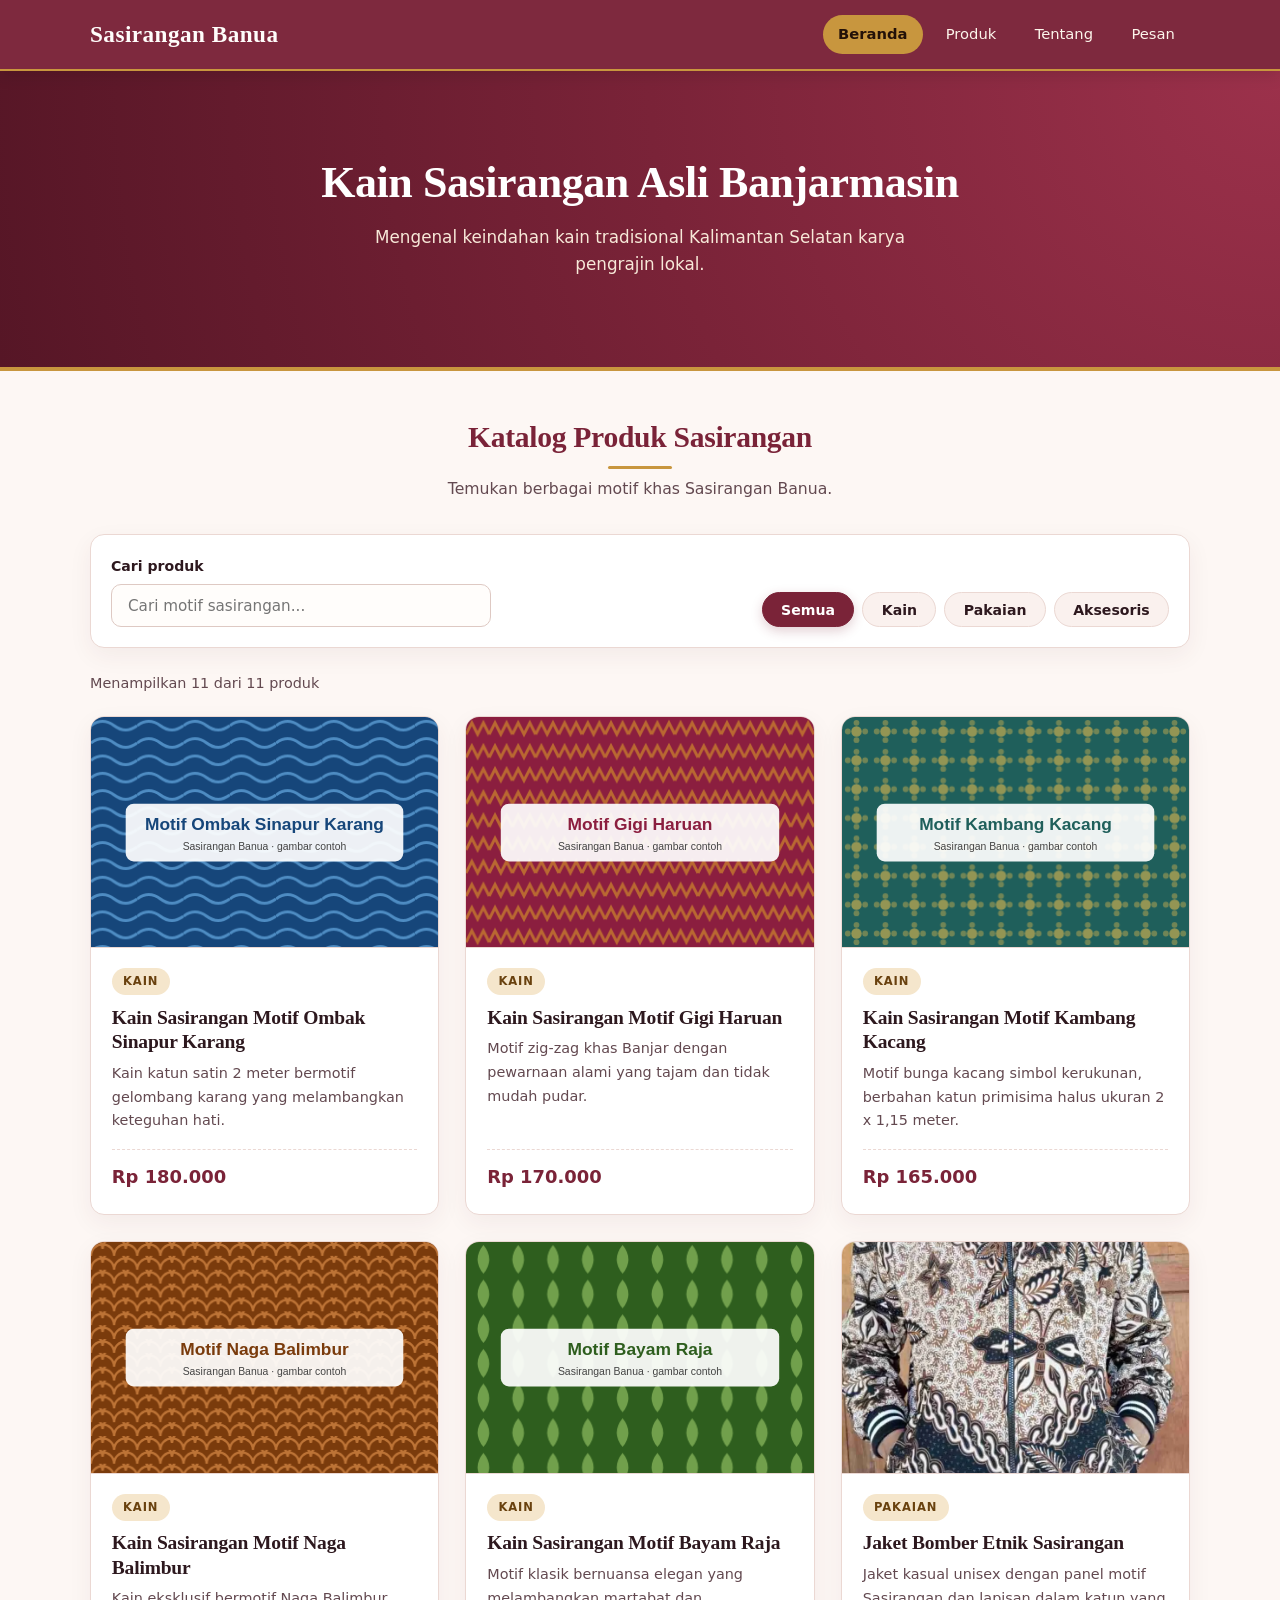
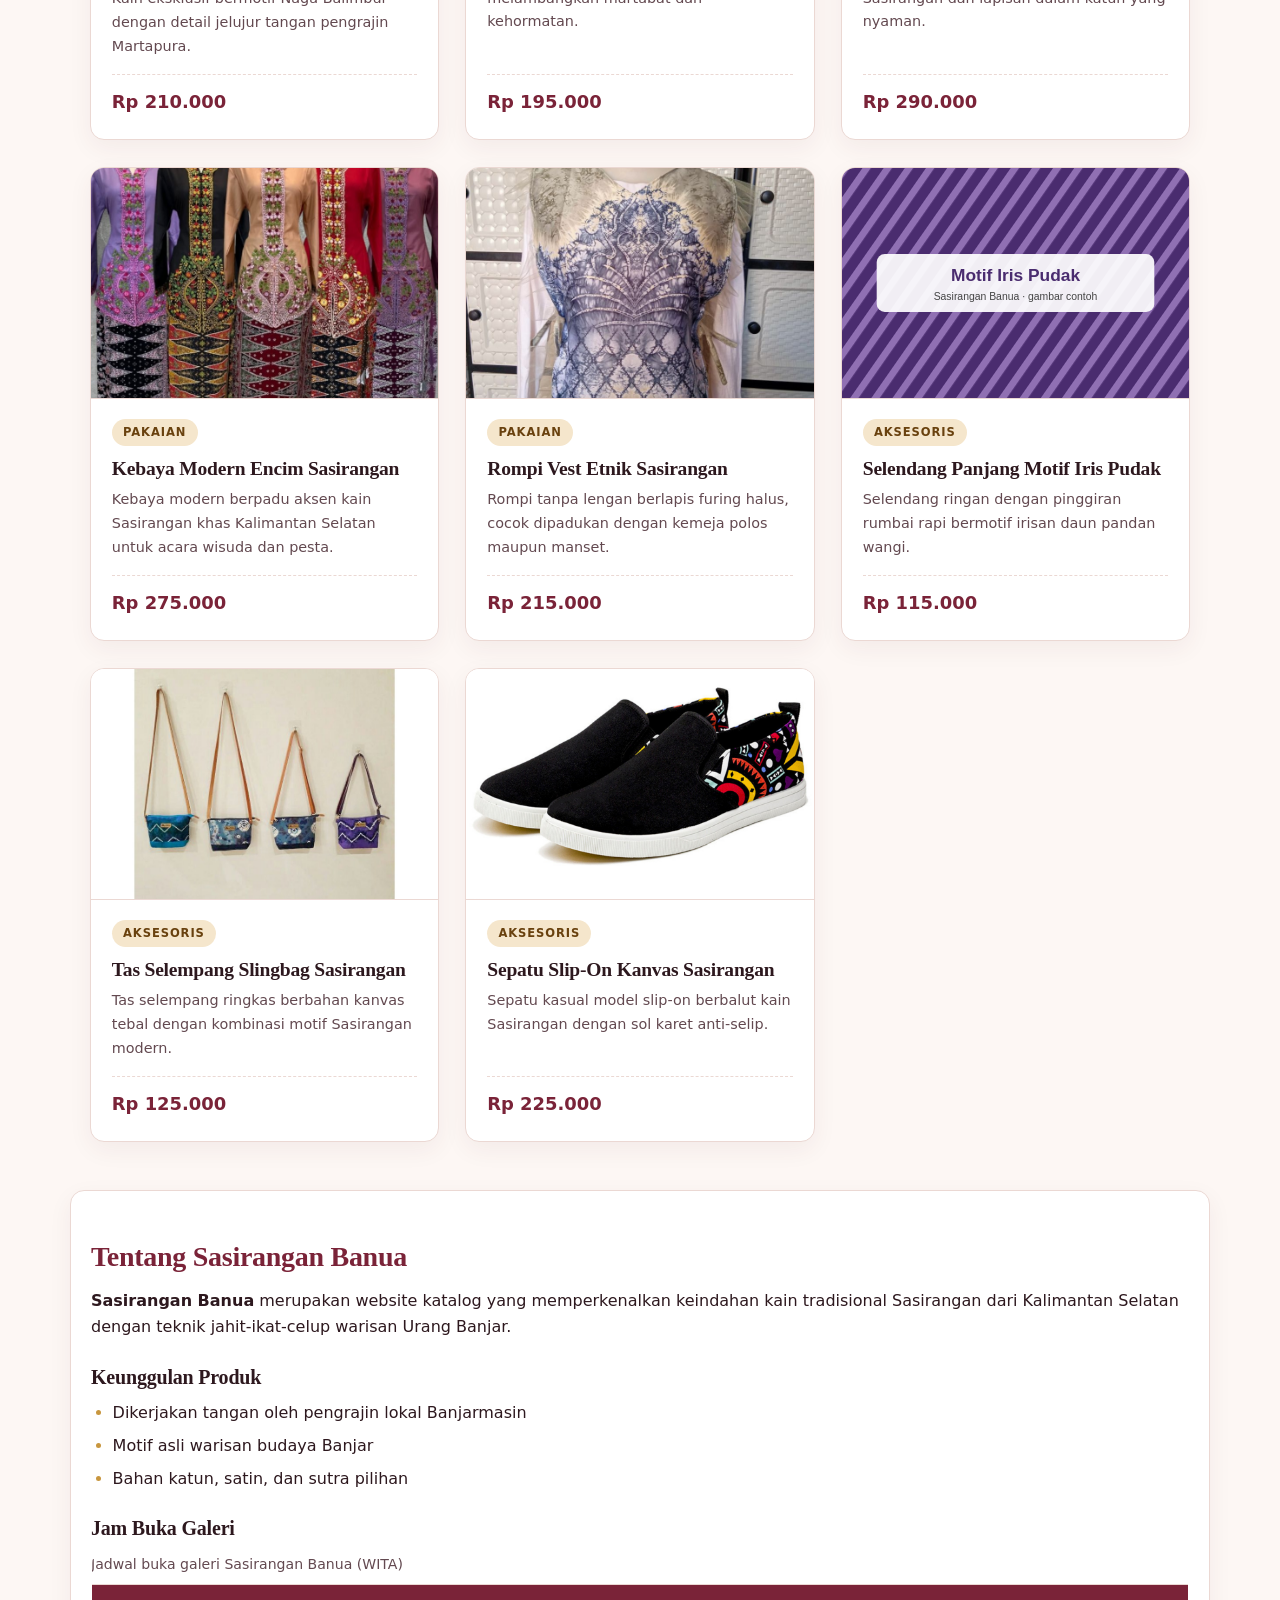
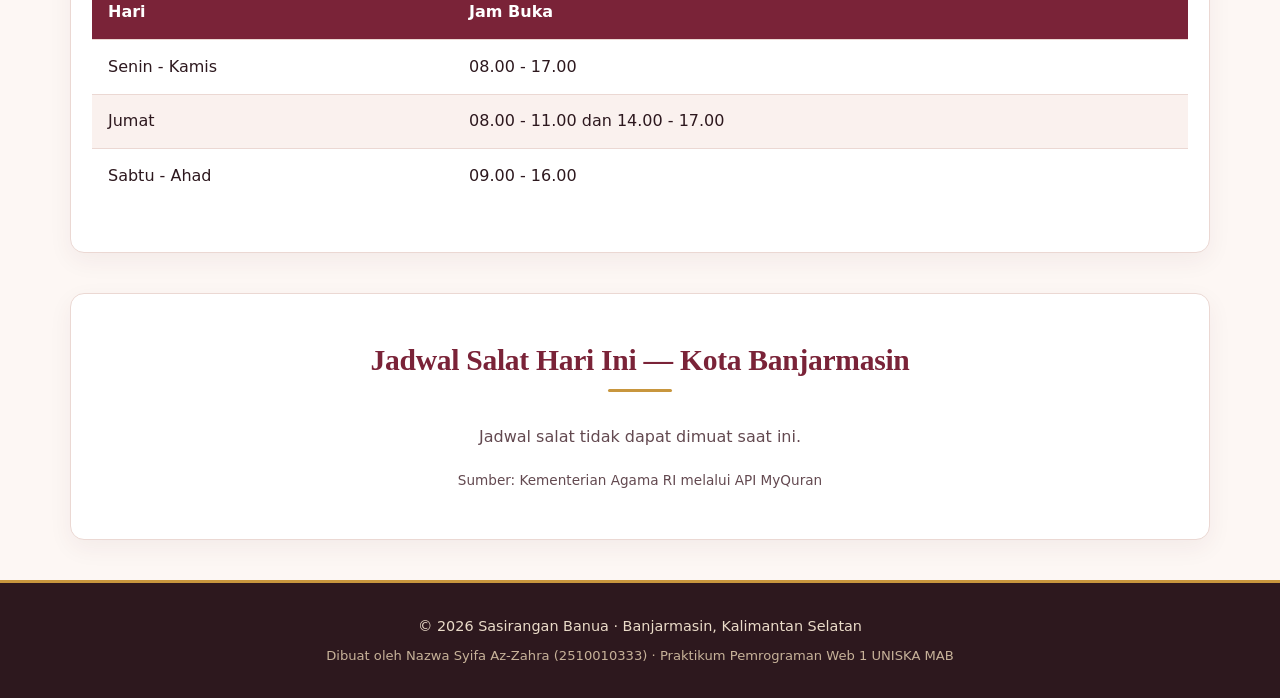
<file: index.html>
<!DOCTYPE html>
<html lang="id">
<head>
    <meta charset="UTF-8">
    <meta name="viewport" content="width=device-width, initial-scale=1.0">
    <meta name="description" content="Katalog kain, pakaian, dan aksesoris Sasirangan khas Banjarmasin karya pengrajin lokal.">
    <title>Sasirangan Banua &mdash; Kain Khas Banjar</title>
    <link rel="icon" href="img/favicon.ico">
    <link rel="stylesheet" href="css/style.css">
    <script src="js/katalog.js" defer></script>
    <script src="js/jadwal-salat.js" defer></script>
</head>
<body>
    <header class="header-situs">
        <div class="navbar">
            <p class="logo"><a href="index.html">Sasirangan Banua</a></p>
            <nav aria-label="Navigasi utama">
                <a href="index.html" aria-current="page">Beranda</a>
                <a href="#produk">Produk</a>
                <a href="#tentang">Tentang</a>
                <a href="kontak.html">Pesan</a>
            </nav>
        </div>
    </header>

    <main>
        <section class="hero" id="beranda">
            <h1>Kain Sasirangan Asli Banjarmasin</h1>
            <p>Mengenal keindahan kain tradisional Kalimantan Selatan karya pengrajin lokal.</p>
        </section>

        <section id="produk">
            <div class="section-heading">
                <h2>Katalog Produk Sasirangan</h2>
                <p>Temukan berbagai motif khas Sasirangan Banua.</p>
            </div>

            <div class="kontrol-katalog">
                <div class="kolom">
                    <label for="cari">Cari produk</label>
                    <input type="search" id="cari" placeholder="Cari motif sasirangan...">
                </div>

                <div class="filter" role="group" aria-label="Filter kategori">
                    <button type="button" class="tombol-filter aktif" data-kategori="semua" aria-pressed="true">Semua</button>
                    <button type="button" class="tombol-filter" data-kategori="kain" aria-pressed="false">Kain</button>
                    <button type="button" class="tombol-filter" data-kategori="pakaian" aria-pressed="false">Pakaian</button>
                    <button type="button" class="tombol-filter" data-kategori="aksesoris" aria-pressed="false">Aksesoris</button>
                </div>
            </div>

            <p id="info-jumlah" class="info-jumlah" aria-live="polite"></p>

            <div id="daftar-katalog" class="products"></div>
            <noscript><p>Aktifkan JavaScript untuk melihat katalog produk.</p></noscript>
        </section>

        <section class="about" id="tentang">
            <h2>Tentang Sasirangan Banua</h2>
            <p>
                <strong>Sasirangan Banua</strong> merupakan website katalog yang memperkenalkan keindahan kain tradisional Sasirangan dari Kalimantan Selatan dengan teknik jahit-ikat-celup warisan Urang Banjar.
            </p>

            <h3>Keunggulan Produk</h3>
            <ul>
                <li>Dikerjakan tangan oleh pengrajin lokal Banjarmasin</li>
                <li>Motif asli warisan budaya Banjar</li>
                <li>Bahan katun, satin, dan sutra pilihan</li>
            </ul>

            <h3>Jam Buka Galeri</h3>
            <table>
                <caption>Jadwal buka galeri Sasirangan Banua (WITA)</caption>
                <thead>
                    <tr>
                        <th scope="col">Hari</th>
                        <th scope="col">Jam Buka</th>
                    </tr>
                </thead>
                <tbody>
                    <tr>
                        <td>Senin - Kamis</td>
                        <td>08.00 - 17.00</td>
                    </tr>
                    <tr>
                        <td>Jumat</td>
                        <td>08.00 - 11.00 dan 14.00 - 17.00</td>
                    </tr>
                    <tr>
                        <td>Sabtu - Ahad</td>
                        <td>09.00 - 16.00</td>
                    </tr>
                </tbody>
            </table>
        </section>

        <section class="jadwal-salat" aria-labelledby="judul-salat">
            <div class="section-heading">
                <h2 id="judul-salat">Jadwal Salat Hari Ini &mdash; Kota Banjarmasin</h2>
                <p id="tanggal-salat" class="tanggal-salat"></p>
            </div>
            <div id="daftar-salat" class="grid-salat" aria-live="polite">
                <p class="pesan-salat">Memuat jadwal salat...</p>
            </div>
            <p class="sumber-data">Sumber: Kementerian Agama RI melalui API MyQuran</p>
        </section>
    </main>

    <footer>
        <p>&copy; 2026 Sasirangan Banua &middot; Banjarmasin, Kalimantan Selatan</p>
        <p>Dibuat oleh Nazwa Syifa Az-Zahra (2510010333) &middot; Praktikum Pemrograman Web 1 UNISKA MAB</p>
    </footer>
</body>
</html>
</file>
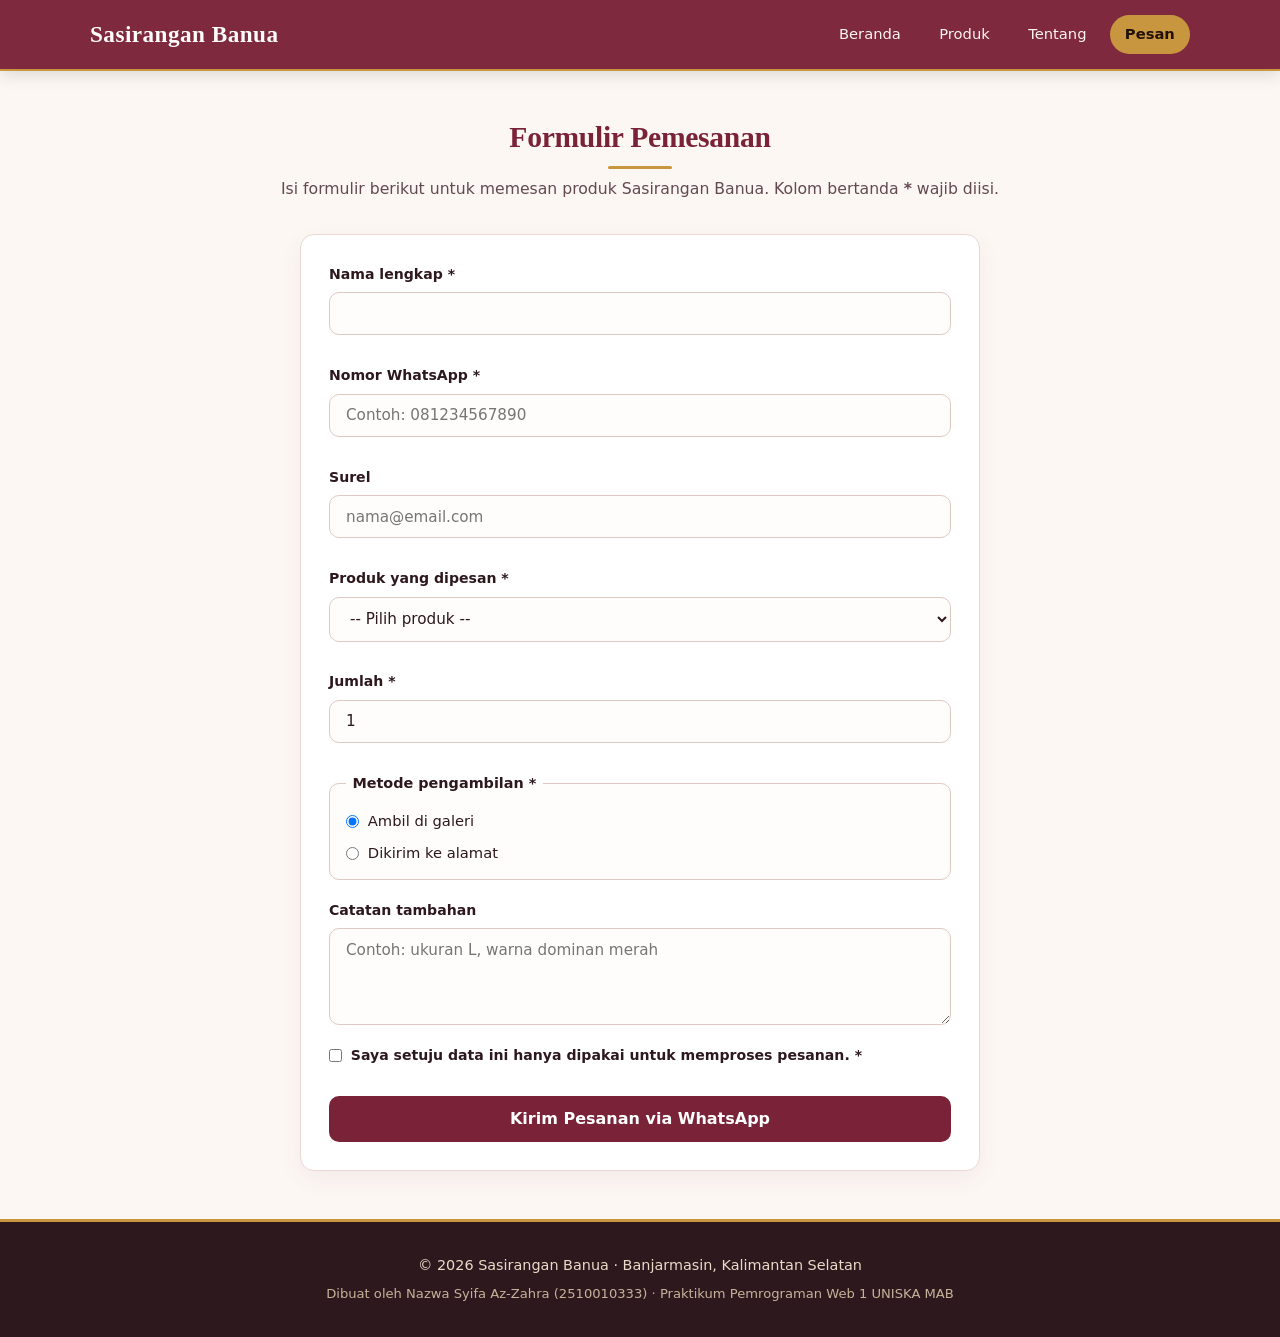
<file: kontak.html>
<!DOCTYPE html>
<html lang="id">
<head>
    <meta charset="UTF-8">
    <meta name="viewport" content="width=device-width, initial-scale=1.0">
    <meta name="description" content="Formulir pemesanan kain, pakaian, dan aksesoris Sasirangan Banua melalui WhatsApp.">
    <title>Pesan Produk &mdash; Sasirangan Banua</title>
    <link rel="stylesheet" href="css/style.css">
    <script src="js/form.js" defer></script>
</head>
<body>

    <header class="header-situs">
        <div class="navbar">
            <p class="logo"><a href="index.html">Sasirangan Banua</a></p>
            <nav aria-label="Navigasi utama">
                <a href="index.html">Beranda</a>
                <a href="index.html#produk">Produk</a>
                <a href="index.html#tentang">Tentang</a>
                <a href="kontak.html" aria-current="page">Pesan</a>
            </nav>
        </div>
    </header>

    <main>
        <section class="bagian" id="pesan">
            <div class="section-heading">
                <h1>Formulir Pemesanan</h1>
                <p>Isi formulir berikut untuk memesan produk Sasirangan Banua. Kolom bertanda <strong>*</strong> wajib diisi.</p>
            </div>

            <form id="form-pesan" class="form-pesan" action="#" method="get" novalidate>
                <div class="kolom">
                    <label for="nama">Nama lengkap *</label>
                    <input type="text" id="nama" name="nama" required minlength="3" autocomplete="name" aria-describedby="galat-nama">
                    <p id="galat-nama" class="pesan-galat" role="alert"></p>
                </div>

                <div class="kolom">
                    <label for="wa">Nomor WhatsApp *</label>
                    <input type="tel" id="wa" name="wa" required pattern="08[0-9]{8,11}" placeholder="Contoh: 081234567890" autocomplete="tel" aria-describedby="galat-wa">
                    <p id="galat-wa" class="pesan-galat" role="alert"></p>
                </div>

                <div class="kolom">
                    <label for="email">Surel</label>
                    <input type="email" id="email" name="email" placeholder="nama@email.com" autocomplete="email" aria-describedby="galat-email">
                    <p id="galat-email" class="pesan-galat" role="alert"></p>
                </div>

                <div class="kolom">
                    <label for="produk">Produk yang dipesan *</label>
                    <select id="produk" name="produk" required aria-describedby="galat-produk">
                        <option value="">-- Pilih produk --</option>
                        <option value="Kain Motif Gigi Haruan">Kain Motif Gigi Haruan</option>
                        <option value="Kain Motif Kambang Kacang">Kain Motif Kambang Kacang</option>
                        <option value="Selendang Iris Pudak">Selendang Iris Pudak</option>
                        <option value="Kain Motif Naga Balimbur">Kain Motif Naga Balimbur</option>
                        <option value="Gamis Ombak Sinapur Karang">Gamis Ombak Sinapur Karang</option>
                        <option value="Kemeja Bayam Raja">Kemeja Bayam Raja</option>
                        <option value="Tas Tote Kulit Kayu Sasirangan">Tas Tote Kulit Kayu Sasirangan</option>
                        <option value="Kain Motif Bintang Bahambur">Kain Motif Bintang Bahambur</option>
                    </select>
                    <p id="galat-produk" class="pesan-galat" role="alert"></p>
                </div>

                <div class="kolom">
                    <label for="jumlah">Jumlah *</label>
                    <input type="number" id="jumlah" name="jumlah" min="1" max="50" value="1" required aria-describedby="galat-jumlah">
                    <p id="galat-jumlah" class="pesan-galat" role="alert"></p>
                </div>

                <fieldset>
                    <legend>Metode pengambilan *</legend>
                    <label><input type="radio" name="pengambilan" value="Ambil di galeri" checked> Ambil di galeri</label>
                    <label><input type="radio" name="pengambilan" value="Dikirim ke alamat"> Dikirim ke alamat</label>
                </fieldset>

                <div class="kolom">
                    <label for="catatan">Catatan tambahan</label>
                    <textarea id="catatan" name="catatan" rows="4" maxlength="300" placeholder="Contoh: ukuran L, warna dominan merah"></textarea>
                </div>

                <div class="kolom">
                    <label class="cek">
                        <input type="checkbox" id="setuju" name="setuju" required aria-describedby="galat-setuju">
                        Saya setuju data ini hanya dipakai untuk memproses pesanan. *
                    </label>
                    <p id="galat-setuju" class="pesan-galat" role="alert"></p>
                </div>

                <button type="submit" class="tombol">Kirim Pesanan via WhatsApp</button>
            </form>

            <div id="hasil-pesan" class="hasil-pesan" hidden></div>
        </section>
    </main>

    <footer>
        <p>&copy; 2026 Sasirangan Banua &middot; Banjarmasin, Kalimantan Selatan</p>
       <p>Dibuat oleh Nazwa Syifa Az-Zahra (2510010333) &middot; Praktikum Pemrograman Web 1 UNISKA MAB</p>
    </footer>

</body>
</html>
</file>
<file: css/style.css>
:root {
    --warna-utama: #7A2338;
    --warna-utama-gelap: #561626;
    --warna-aksen: #C8963E;
    --warna-aksen-muda: #F5E6CC;
    --warna-latar: #FDF7F4;
    --warna-kartu: #FFFFFF;
    --warna-teks: #2D181E;
    --warna-teks-sekunder: #634950;
    --warna-batas: #EBD8D3;
    --font-judul: 'Playfair Display', Georgia, serif;
    --font-isi: 'Plus Jakarta Sans', system-ui, -apple-system, sans-serif;
    --radius-kartu: 14px;
    --bayangan-halus: 0 8px 24px rgba(92, 32, 47, 0.06);
    --bayangan-hover: 0 14px 32px rgba(122, 35, 56, 0.14);
}

*,
*::before,
*::after {
    box-sizing: border-box;
    margin: 0;
    padding: 0;
}

html {
    scroll-behavior: smooth;
}

body {
    font-family: var(--font-isi);
    background-color: var(--warna-latar);
    color: var(--warna-teks);
    line-height: 1.65;
    -webkit-font-smoothing: antialiased;
}

img {
    max-width: 100%;
    height: auto;
    display: block;
}

h1, h2, h3, .logo {
    font-family: var(--font-judul);
    letter-spacing: -0.01em;
    line-height: 1.25;
}

:focus-visible {
    outline: 3px solid var(--warna-aksen);
    outline-offset: 3px;
}

.header-situs {
    background-color: rgba(122, 35, 56, 0.97);
    backdrop-filter: blur(8px);
    color: #FFFFFF;
    position: sticky;
    top: 0;
    z-index: 100;
    border-bottom: 2px solid var(--warna-aksen);
    box-shadow: 0 4px 16px rgba(0, 0, 0, 0.12);
}

.navbar {
    max-width: 1140px;
    margin: 0 auto;
    padding: 0.95rem 1.25rem;
    display: flex;
    flex-direction: column;
    align-items: center;
    gap: 0.75rem;
}

.logo a {
    color: #FFFDFB;
    text-decoration: none;
    font-size: 1.45rem;
    font-weight: 700;
    letter-spacing: 0.02em;
}

.navbar nav {
    display: flex;
    flex-wrap: wrap;
    justify-content: center;
    gap: 0.5rem;
}

.navbar nav a {
    color: #FDF6EC;
    text-decoration: none;
    font-size: 0.92rem;
    font-weight: 500;
    padding: 0.45rem 0.95rem;
    border-radius: 999px;
    transition: background-color 0.25s ease, color 0.25s ease;
}

.navbar nav a:hover {
    background-color: rgba(255, 255, 255, 0.14);
}

.navbar nav a[aria-current="page"] {
    background-color: var(--warna-aksen);
    color: #231108;
    font-weight: 700;
}

.hero {
    background-color: #7A2338;
    background-image: radial-gradient(circle at top right, #9C314B 0%, var(--warna-utama) 48%, var(--warna-utama-gelap) 100%);
    color: #FFFFFF;
    text-align: center;
    padding: 4rem 1.5rem 4.25rem;
    border-bottom: 4px solid var(--warna-aksen);
    position: relative;
}

.hero h1 {
    color: #FFFFFF;
    font-size: 2rem;
    font-weight: 700;
    max-width: 720px;
    margin: 0 auto 0.85rem;
}

.hero p {
    font-size: 1.05rem;
    color: #F7E8D8;
    max-width: 580px;
    margin: 0 auto;
}

main > section:not(.hero) {
    max-width: 1140px;
    margin: 0 auto;
    padding: 3rem 1.25rem;
}

.section-heading {
    text-align: center;
    margin-bottom: 2rem;
}

.section-heading h1,
.section-heading h2 {
    font-size: 1.85rem;
    color: var(--warna-utama);
    margin-bottom: 0.4rem;
}

.section-heading h1::after,
.section-heading h2::after {
    content: "";
    display: block;
    width: 64px;
    height: 3px;
    background-color: var(--warna-aksen);
    margin: 0.65rem auto 0;
    border-radius: 2px;
}

.section-heading p {
    color: var(--warna-teks-sekunder);
    font-size: 0.98rem;
}

.kontrol-katalog {
    background-color: var(--warna-kartu);
    border: 1px solid var(--warna-batas);
    border-radius: var(--radius-kartu);
    padding: 1.25rem;
    margin-bottom: 1.5rem;
    box-shadow: var(--bayangan-halus);
    display: flex;
    flex-direction: column;
    gap: 1rem;
}

.kolom {
    display: flex;
    flex-direction: column;
    gap: 0.4rem;
}

.kolom label {
    font-size: 0.88rem;
    font-weight: 600;
    color: var(--warna-teks);
}

input[type="search"],
input[type="text"],
input[type="tel"],
input[type="email"],
input[type="number"],
select,
textarea {
    width: 100%;
    padding: 0.72rem 1rem;
    font-family: var(--font-isi);
    font-size: 0.95rem;
    color: var(--warna-teks);
    background-color: #FFFDFB;
    border: 1.5px solid #DEC9C3;
    border-radius: 10px;
    transition: border-color 0.2s ease, box-shadow 0.2s ease;
}

input:focus,
select:focus,
textarea:focus {
    border-color: var(--warna-utama);
    box-shadow: 0 0 0 3px rgba(122, 35, 56, 0.12);
    outline: none;
}

.filter {
    display: flex;
    flex-wrap: wrap;
    gap: 0.5rem;
}

.tombol-filter {
    font-family: var(--font-isi);
    font-size: 0.88rem;
    font-weight: 600;
    padding: 0.55rem 1.15rem;
    border: 1.5px solid var(--warna-batas);
    border-radius: 999px;
    background-color: #FAF1EE;
    color: var(--warna-teks);
    cursor: pointer;
    transition: all 0.22s ease;
}

.tombol-filter:hover {
    border-color: var(--warna-utama);
    color: var(--warna-utama);
}

.tombol-filter.aktif {
    background-color: var(--warna-utama);
    border-color: var(--warna-utama);
    color: #FFFFFF;
    box-shadow: 0 4px 12px rgba(122, 35, 56, 0.22);
}

.info-jumlah {
    font-size: 0.9rem;
    font-weight: 500;
    color: var(--warna-teks-sekunder);
    margin-bottom: 1.25rem;
}

.products {
    display: grid;
    grid-template-columns: 1fr;
    gap: 1.65rem;
}

.product-card {
    background-color: var(--warna-kartu);
    border: 1px solid var(--warna-batas);
    border-radius: var(--radius-kartu);
    overflow: hidden;
    box-shadow: var(--bayangan-halus);
    display: flex;
    flex-direction: column;
    transition: transform 0.28s ease, box-shadow 0.28s ease, border-color 0.28s ease;
}

.product-card:hover {
    transform: translateY(-6px);
    box-shadow: var(--bayangan-hover);
    border-color: var(--warna-aksen);
}

.product-image {
    aspect-ratio: 3 / 2;
    overflow: hidden;
    background-color: #F6E6E0;
    border-bottom: 1px solid var(--warna-batas);
}

.product-image img {
    width: 100%;
    height: 100%;
    object-fit: cover;
    transition: transform 0.45s ease;
}

.product-card:hover .product-image img {
    transform: scale(1.06);
}

.product-info {
    padding: 1.25rem 1.3rem 1.4rem;
    display: flex;
    flex-direction: column;
    flex-grow: 1;
}

.label-kategori {
    align-self: flex-start;
    font-size: 0.72rem;
    font-weight: 700;
    text-transform: uppercase;
    letter-spacing: 0.08em;
    background-color: var(--warna-aksen-muda);
    color: #69410E;
    padding: 0.25rem 0.7rem;
    border-radius: 999px;
    margin-bottom: 0.65rem;
}

.product-info h3 {
    font-size: 1.22rem;
    color: var(--warna-teks);
    margin-bottom: 0.45rem;
}

.product-info p {
    font-size: 0.9rem;
    color: var(--warna-teks-sekunder);
    margin-bottom: 1rem;
    flex-grow: 1;
}

.product-info .price {
    font-family: var(--font-isi);
    font-size: 1.12rem;
    font-weight: 700;
    color: var(--warna-utama);
    padding-top: 0.75rem;
    border-top: 1px dashed var(--warna-batas);
    margin-bottom: 0;
    flex-grow: 0;
}

.about {
    background-color: var(--warna-kartu);
    border: 1px solid var(--warna-batas);
    border-radius: var(--radius-kartu);
    box-shadow: var(--bayangan-halus);
    margin-bottom: 2.5rem !important;
}

.about h2 {
    font-size: 1.75rem;
    color: var(--warna-utama);
    margin-bottom: 0.85rem;
}

.about h3 {
    font-size: 1.25rem;
    color: var(--warna-teks);
    margin: 1.5rem 0 0.65rem;
}

.about ul {
    padding-left: 1.35rem;
    display: flex;
    flex-direction: column;
    gap: 0.4rem;
}

.about li::marker {
    color: var(--warna-aksen);
}

table {
    width: 100%;
    border-collapse: collapse;
    margin-top: 0.75rem;
    border-radius: 10px;
    overflow: hidden;
    border: 1px solid var(--warna-batas);
}

caption {
    text-align: left;
    font-size: 0.88rem;
    color: var(--warna-teks-sekunder);
    margin-bottom: 0.5rem;
}

th, td {
    padding: 0.85rem 1rem;
    text-align: left;
    border-bottom: 1px solid var(--warna-batas);
}

thead th {
    background-color: var(--warna-utama);
    color: #FFFFFF;
    font-weight: 600;
}

tbody tr:nth-child(even) {
    background-color: #FAF1EE;
}

.form-pesan {
    background-color: var(--warna-kartu);
    border: 1px solid var(--warna-batas);
    border-radius: var(--radius-kartu);
    padding: 1.75rem;
    max-width: 680px;
    margin: 0 auto;
    box-shadow: var(--bayangan-halus);
    display: flex;
    flex-direction: column;
    gap: 1.15rem;
}

fieldset {
    border: 1.5px solid #DEC9C3;
    border-radius: 10px;
    padding: 0.85rem 1rem;
    background-color: #FFFDFB;
    display: flex;
    flex-direction: column;
    gap: 0.5rem;
}

fieldset legend {
    font-size: 0.9rem;
    font-weight: 600;
    padding: 0 0.4rem;
}

fieldset label,
.cek {
    display: flex;
    align-items: center;
    gap: 0.55rem;
    font-size: 0.92rem;
    cursor: pointer;
}

.tombol,
.btn-kirim,
button[type="submit"] {
    font-family: var(--font-isi);
    font-size: 1rem;
    font-weight: 700;
    padding: 0.85rem 1.5rem;
    background-color: var(--warna-utama);
    color: #FFFFFF;
    border: none;
    border-radius: 10px;
    cursor: pointer;
    transition: background-color 0.25s ease, transform 0.2s ease;
}

.tombol:hover,
.btn-kirim:hover,
button[type="submit"]:hover {
    background-color: var(--warna-utama-gelap);
    transform: translateY(-2px);
}

.pesan-galat,
.pesan-error {
    color: #B42318;
    font-size: 0.84rem;
    font-weight: 500;
    margin-top: 0.25rem;
}

.kotak-ringkasan {
    background-color: #F4FBF7;
    border: 1.5px solid #2E7D5B;
    border-radius: 12px;
    padding: 1.25rem;
    max-width: 680px;
    margin: 1rem auto 0;
}

footer {
    background-color: #2D181E;
    color: #EADBC8;
    text-align: center;
    padding: 2rem 1.25rem;
    font-size: 0.9rem;
    border-top: 3px solid var(--warna-aksen);
}

footer p + p {
    margin-top: 0.35rem;
    font-size: 0.82rem;
    color: #C7B299;
}

@media (min-width: 768px) {
    .navbar {
        flex-direction: row;
        justify-content: space-between;
    }

    .hero {
        padding: 5.25rem 2rem 5.5rem;
    }

    .hero h1 {
        font-size: 2.75rem;
    }

    .kontrol-katalog {
        flex-direction: row;
        align-items: flex-end;
        justify-content: space-between;
    }

    .kontrol-katalog .kolom {
        flex: 1;
        max-width: 380px;
    }

    .products {
        grid-template-columns: repeat(3, 1fr);
    }
}
/* Modul 4: Keadaan Katalog & Widget Jadwal Salat */
.keadaan-katalog {
    grid-column: 1 / -1;
    text-align: center;
    padding: 2rem 1rem;
    color: var(--warna-teks-sekunder);
}

.tombol-ulang {
    margin-top: 0.75rem;
    padding: 0.55rem 1.25rem;
    border: none;
    border-radius: 999px;
    background-color: var(--warna-utama);
    color: #FFFFFF;
    font-family: var(--font-isi);
    font-weight: 600;
    cursor: pointer;
}

.tombol-ulang:hover {
    background-color: var(--warna-utama-gelap);
}

section.jadwal-salat {
    background-color: var(--warna-kartu);
    border: 1px solid var(--warna-batas);
    border-radius: var(--radius-kartu);
    box-shadow: var(--bayangan-halus);
    margin-bottom: 2.5rem !important;
    text-align: center;
}

.tanggal-salat {
    margin-top: 0.35rem;
    color: var(--warna-teks-sekunder);
    font-size: 0.95rem;
}

.grid-salat {
    display: grid;
    grid-template-columns: repeat(auto-fit, minmax(120px, 1fr));
    gap: 0.85rem;
    max-width: 780px;
    margin: 0 auto;
}

.kartu-salat {
    background-color: var(--warna-latar);
    border: 1px solid var(--warna-batas);
    border-radius: 12px;
    padding: 1rem 0.75rem;
    display: flex;
    flex-direction: column;
    gap: 0.3rem;
}

.nama-salat {
    font-size: 0.85rem;
    font-weight: 600;
    color: var(--warna-teks-sekunder);
}

.jam-salat {
    font-size: 1.2rem;
    color: var(--warna-utama);
}

.pesan-salat {
    grid-column: 1 / -1;
    color: var(--warna-teks-sekunder);
}

.sumber-data {
    margin-top: 1.15rem;
    font-size: 0.85rem;
    color: var(--warna-teks-sekunder);
}
</file>
